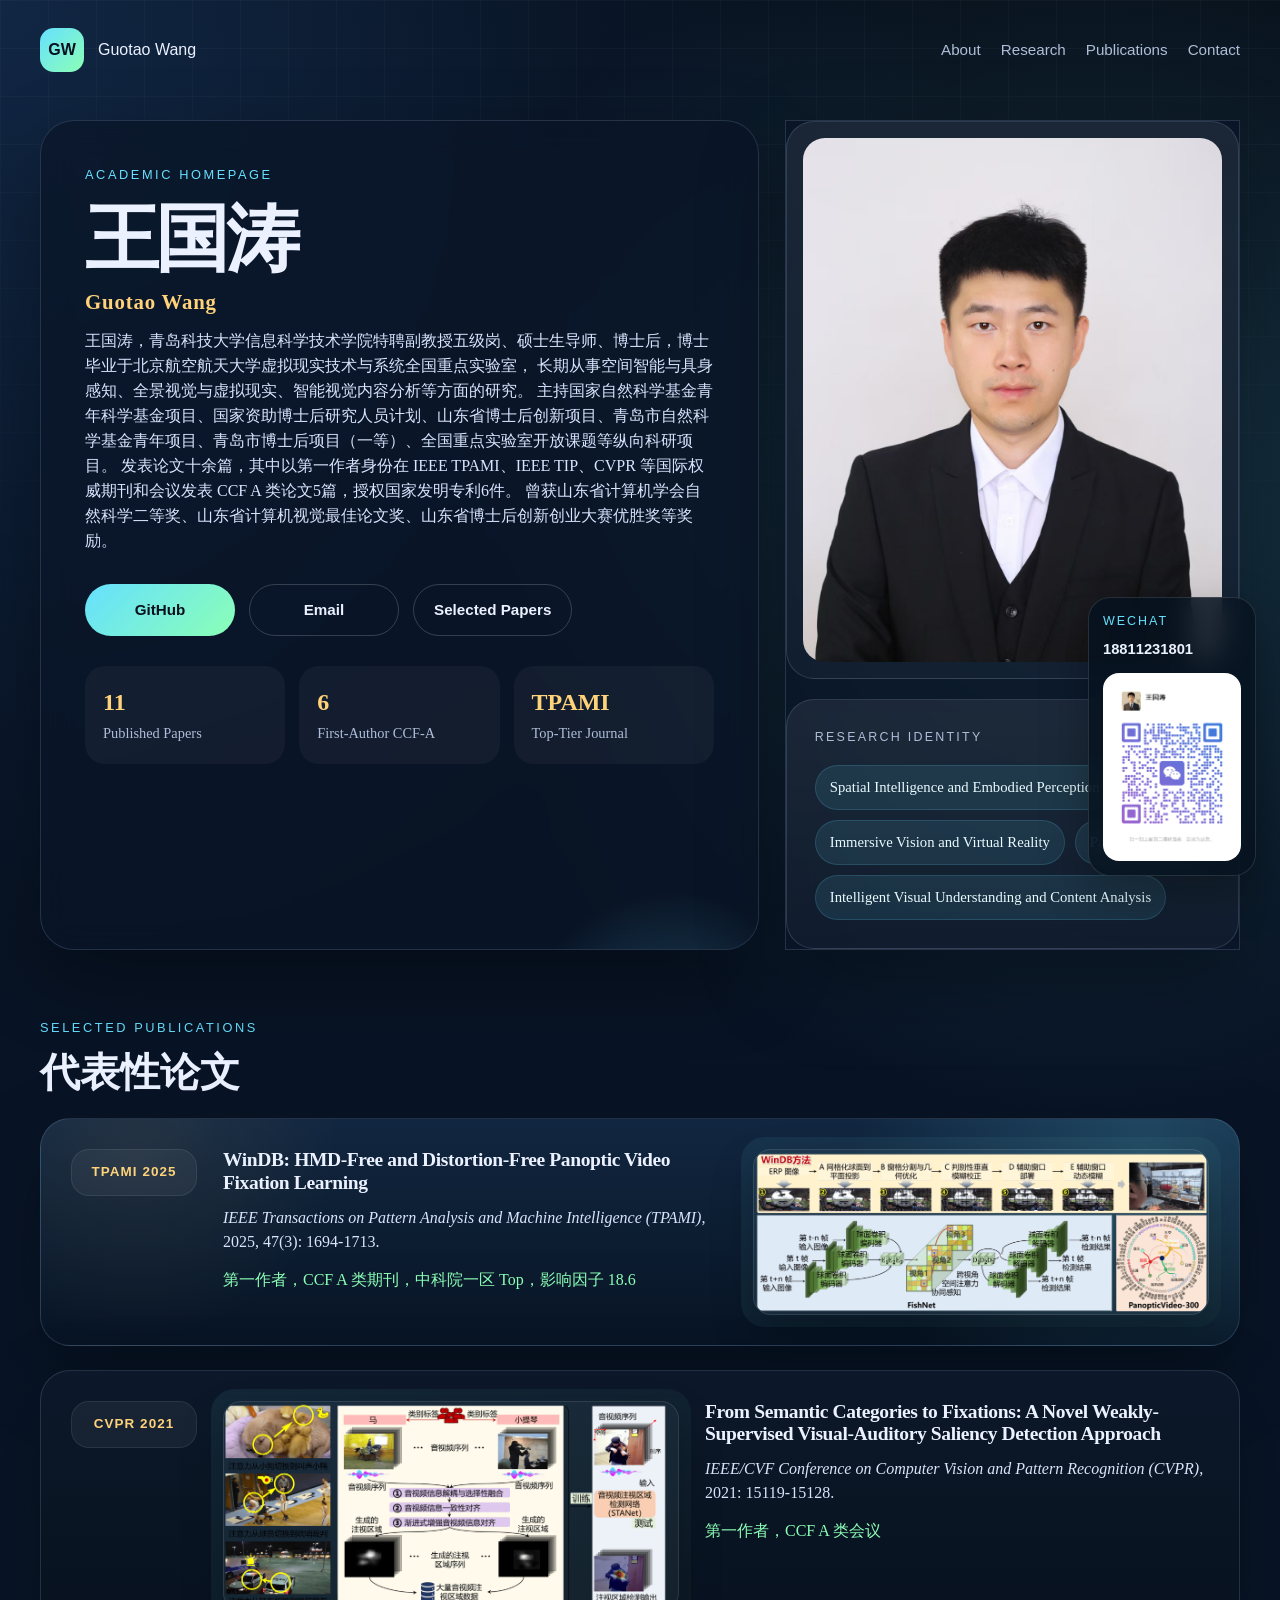
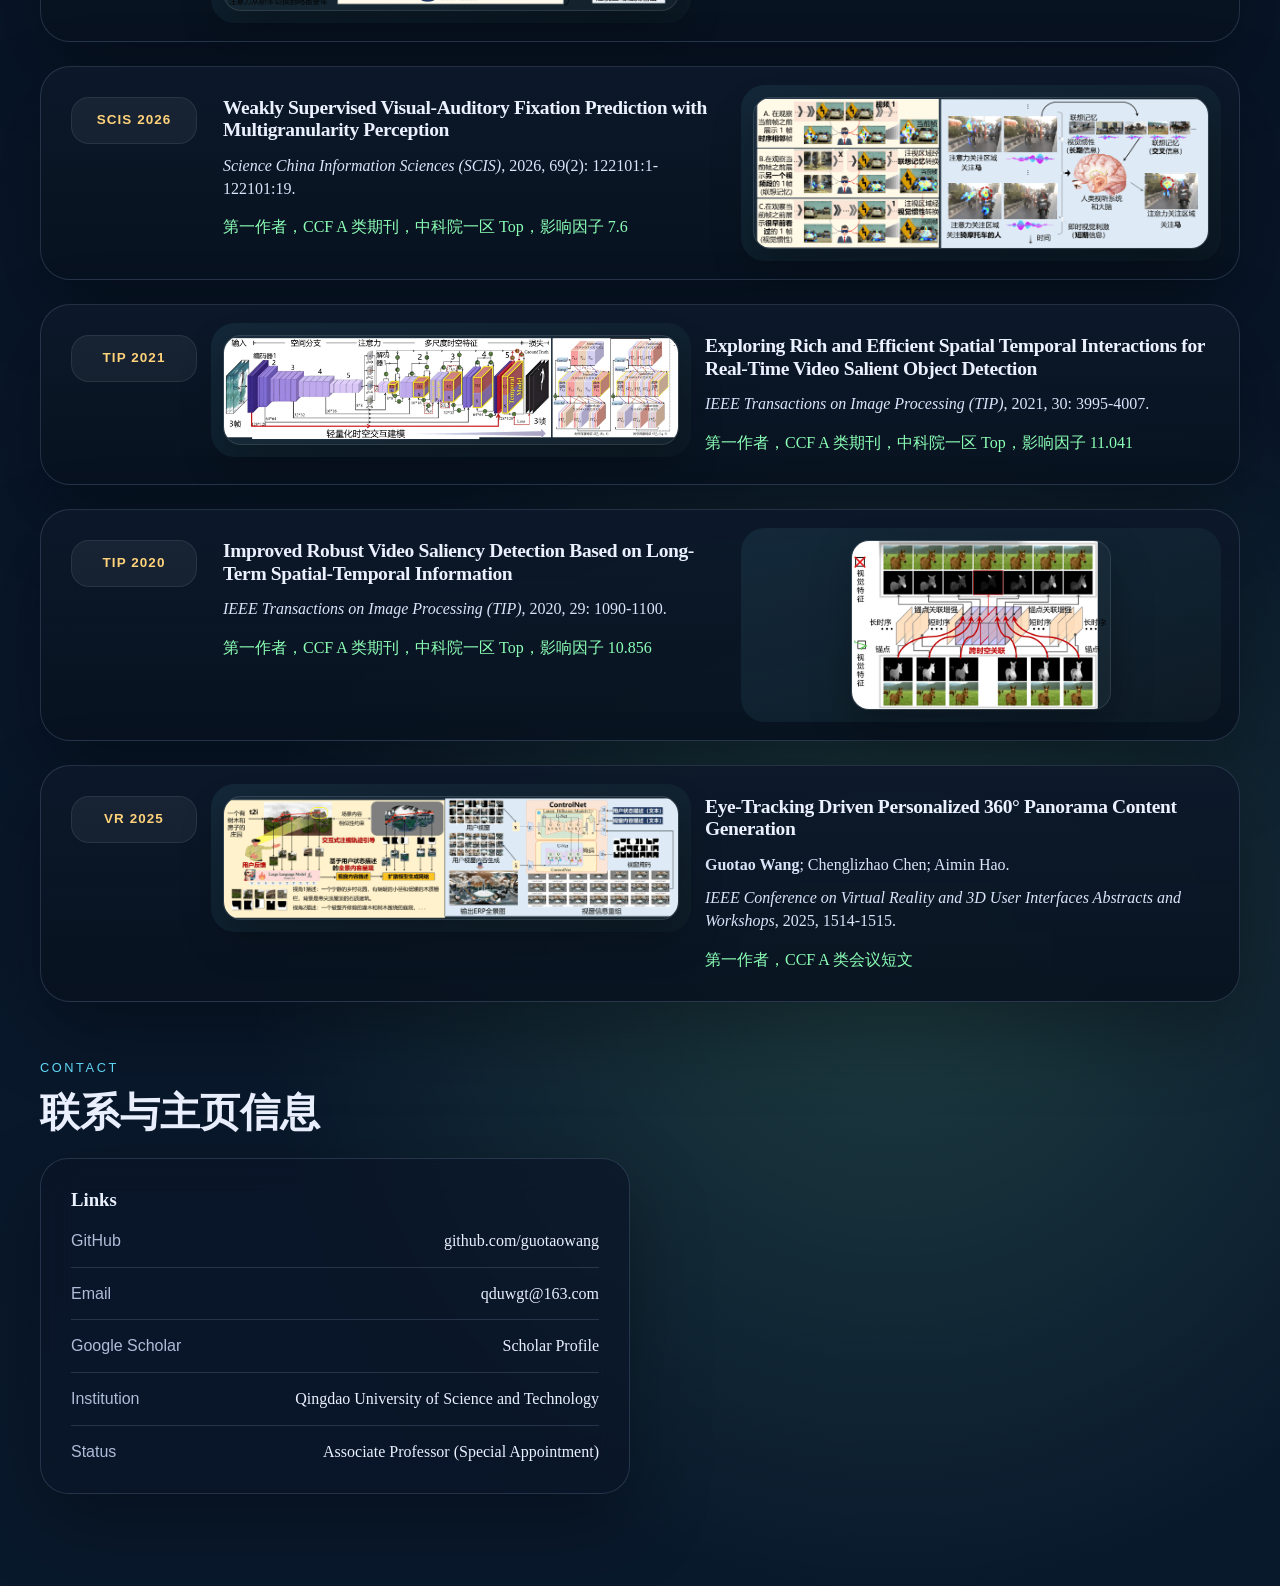
<file: index.html>
<!DOCTYPE html>
<html lang="zh-CN">
<head>
  <meta charset="UTF-8" />
  <meta name="viewport" content="width=device-width, initial-scale=1.0" />
  <title>Guotao Wang | Academic Homepage</title>
  <meta
    name="description"
    content="Guotao Wang academic homepage: 
    Spatial Intelligence and Embodied Perception, Immersive Vision and Virtual Reality, Intelligent Visual Understanding and Content Analysis."
  />
  <link rel="preconnect" href="https://fonts.googleapis.com" />
  <link rel="stylesheet" href="./style.css" />
</head>
<body>
  <div class="page-shell">
    <header class="hero">
      <nav class="topbar">
        <div class="brand">
          <span class="brand-mark">GW</span>
          <span class="brand-text">Guotao Wang</span>
        </div>
        <div class="nav-links">
          <a href="#about">About</a>
          <a href="#research">Research</a>
          <a href="#publications">Publications</a>
          <a href="#contact">Contact</a>
        </div>
      </nav>

      <div class="hero-grid">
        <section class="hero-copy">
          <p class="eyebrow">Academic Homepage</p>
          <h1>
            王国涛
            <span>Guotao Wang</span>
          </h1>
          <p class="lead">
            王国涛，青岛科技大学信息科学技术学院特聘副教授五级岗、硕士生导师、博士后，博士毕业于北京航空航天大学虚拟现实技术与系统全国重点实验室，
            长期从事空间智能与具身感知、全景视觉与虚拟现实、智能视觉内容分析等方面的研究。
            主持国家自然科学基金青年科学基金项目、国家资助博士后研究人员计划、山东省博士后创新项目、青岛市自然科学基金青年项目、青岛市博士后项目（一等）、全国重点实验室开放课题等纵向科研项目。
            发表论文十余篇，其中以第一作者身份在 IEEE TPAMI、IEEE TIP、CVPR 等国际权威期刊和会议发表 CCF A 类论文5篇，授权国家发明专利6件。
            曾获山东省计算机学会自然科学二等奖、山东省计算机视觉最佳论文奖、山东省博士后创新创业大赛优胜奖等奖励。
          </p>

          <div class="hero-actions">
            <a class="button primary" href="https://github.com/guotaowang" target="_blank" rel="noreferrer">GitHub</a>
            <a class="button secondary" href="mailto:qduwgt@163.com">Email</a>
            <a class="button secondary" href="#publications">Selected Papers</a>
          </div>

          <ul class="hero-metrics">
            <li>
              <strong>11</strong>
              <span>Published Papers</span>
            </li>
            <li>
              <strong>6</strong>
              <span>First-Author CCF-A</span>
            </li>
            <li>
              <strong>TPAMI</strong>
              <span>Top-Tier Journal</span>
            </li>
          </ul>
        </section>

        <aside class="hero-panel">
          <div class="panel-card portrait-card">
            <img class="portrait" src="./assets/avatar.jpg" alt="Portrait of Guotao Wang" />
          </div>

          <div class="panel-card glass">
            <p class="panel-label">Research Identity</p>
            <ul class="tag-list">
              <li>Spatial Intelligence and Embodied Perception</li>
              <li>Immersive Vision and Virtual Reality</li>
              <li>Panoramic Vision</li>
              <li>Intelligent Visual Understanding and Content Analysis</li>
            </ul>
          </div>
        </aside>
      </div>
    </header>

    <main>
      <section class="section" id="publications">
        <div class="section-heading">
          <p class="section-kicker">Selected Publications</p>
          <h2>代表性论文</h2>
        </div>

        <div class="pub-list">
          <article class="publication featured">
            <div class="pub-badge">TPAMI 2025</div>
            <div class="pub-layout">
              <div class="pub-body">
                <h3>WinDB: HMD-Free and Distortion-Free Panoptic Video Fixation Learning</h3>
                <p class="venue"><em>IEEE Transactions on Pattern Analysis and Machine Intelligence (TPAMI)</em>, 2025, 47(3): 1694-1713.</p>
                <p class="notes">第一作者，CCF A 类期刊，中科院一区 Top，影响因子 18.6</p>
              </div>
              <div class="pub-media">
                <img class="paper-figure" src="./assets/papers/tpami-2025.png" alt="TPAMI 2025 paper figure" />
              </div>
            </div>
          </article>

          <article class="publication">
            <div class="pub-badge">CVPR 2021</div>
            <div class="pub-layout">
              <div class="pub-body">
                <h3>From Semantic Categories to Fixations: A Novel Weakly-Supervised Visual-Auditory Saliency Detection Approach</h3>
                <p class="venue"><em>IEEE/CVF Conference on Computer Vision and Pattern Recognition (CVPR)</em>, 2021: 15119-15128.</p>
                <p class="notes">第一作者，CCF A 类会议</p>
              </div>
              <div class="pub-media">
                <img class="paper-figure" src="./assets/papers/cvpr-2021.png" alt="CVPR 2021 paper figure" />
              </div>
            </div>
          </article>

          <article class="publication">
            <div class="pub-badge">SCIS 2026</div>
            <div class="pub-layout">
              <div class="pub-body">
                <h3>Weakly Supervised Visual-Auditory Fixation Prediction with Multigranularity Perception</h3>
                <p class="venue"><em>Science China Information Sciences (SCIS)</em>, 2026, 69(2): 122101:1-122101:19.</p>
                <p class="notes">第一作者，CCF A 类期刊，中科院一区 Top，影响因子 7.6</p>
              </div>
              <div class="pub-media">
                <img class="paper-figure" src="./assets/papers/scis-2026.png" alt="SCIS 2026 paper figure" />
              </div>
            </div>
          </article>

          <article class="publication">
            <div class="pub-badge">TIP 2021</div>
            <div class="pub-layout">
              <div class="pub-body">
                <h3>Exploring Rich and Efficient Spatial Temporal Interactions for Real-Time Video Salient Object Detection</h3>
                <p class="venue"><em>IEEE Transactions on Image Processing (TIP)</em>, 2021, 30: 3995-4007.</p>
                <p class="notes">第一作者，CCF A 类期刊，中科院一区 Top，影响因子 11.041</p>
              </div>
              <div class="pub-media">
                <img class="paper-figure" src="./assets/papers/tip-2021.png" alt="TIP 2021 paper figure" />
              </div>
            </div>
          </article>

          <article class="publication">
            <div class="pub-badge">TIP 2020</div>
            <div class="pub-layout">
              <div class="pub-body">
                <h3>Improved Robust Video Saliency Detection Based on Long-Term Spatial-Temporal Information</h3>
                <p class="venue"><em>IEEE Transactions on Image Processing (TIP)</em>, 2020, 29: 1090-1100.</p>
                <p class="notes">第一作者，CCF A 类期刊，中科院一区 Top，影响因子 10.856</p>
              </div>
              <div class="pub-media pub-media--narrow">
                <img class="paper-figure paper-figure--half" src="./assets/papers/tip-2020.png" alt="TIP 2020 paper figure" />
              </div>
            </div>
          </article>

          <article class="publication">
            <div class="pub-badge">VR 2025</div>
            <div class="pub-layout">
              <div class="pub-body">
                <h3>Eye-Tracking Driven Personalized 360° Panorama Content Generation</h3>
                <p class="authors"><strong>Guotao Wang</strong>; Chenglizhao Chen; Aimin Hao.</p>
                <p class="venue"><em>IEEE Conference on Virtual Reality and 3D User Interfaces Abstracts and Workshops</em>, 2025, 1514-1515.</p>
                <p class="notes">第一作者，CCF A 类会议短文</p>
              </div>
              <div class="pub-media">
                <img class="paper-figure" src="./assets/papers/vr-2025.png" alt="VR 2025 paper figure" />
              </div>
            </div>
          </article>
        </div>
      </section>

      <section class="section contact-section" id="contact">
        <div class="section-heading">
          <p class="section-kicker">Contact</p>
          <h2>联系与主页信息</h2>
        </div>
        <div class="content-grid two-columns">
          <div class="card">
            <h3>Links</h3>
            <ul class="contact-list">
              <li><span>GitHub</span><a href="https://github.com/guotaowang" target="_blank" rel="noreferrer">github.com/guotaowang</a></li>
              <li><span>Email</span><a href="mailto:qduwgt@163.com">qduwgt@163.com</a></li>
              <li><span>Google Scholar</span><a href="https://scholar.google.com/citations?user=eJIysC8AAAAJ&hl=zh-CN" target="_blank" rel="noreferrer">Scholar Profile</a></li>
              <li><span>Institution</span><span>Qingdao University of Science and Technology</span></li>
              <li><span>Status</span><span>Associate Professor (Special Appointment)</span></li>
            </ul>
          </div>
        </div>
      </section>
    </main>

    <aside class="wechat-float-card">
      <p class="wechat-label">WeChat</p>
      <p class="wechat-id">18811231801</p>
      <img class="wechat-qr" src="./assets/wechat-qr.png" alt="WeChat QR code for Guotao Wang" />
    </aside>
  </div>
</body>
</html>
</file>
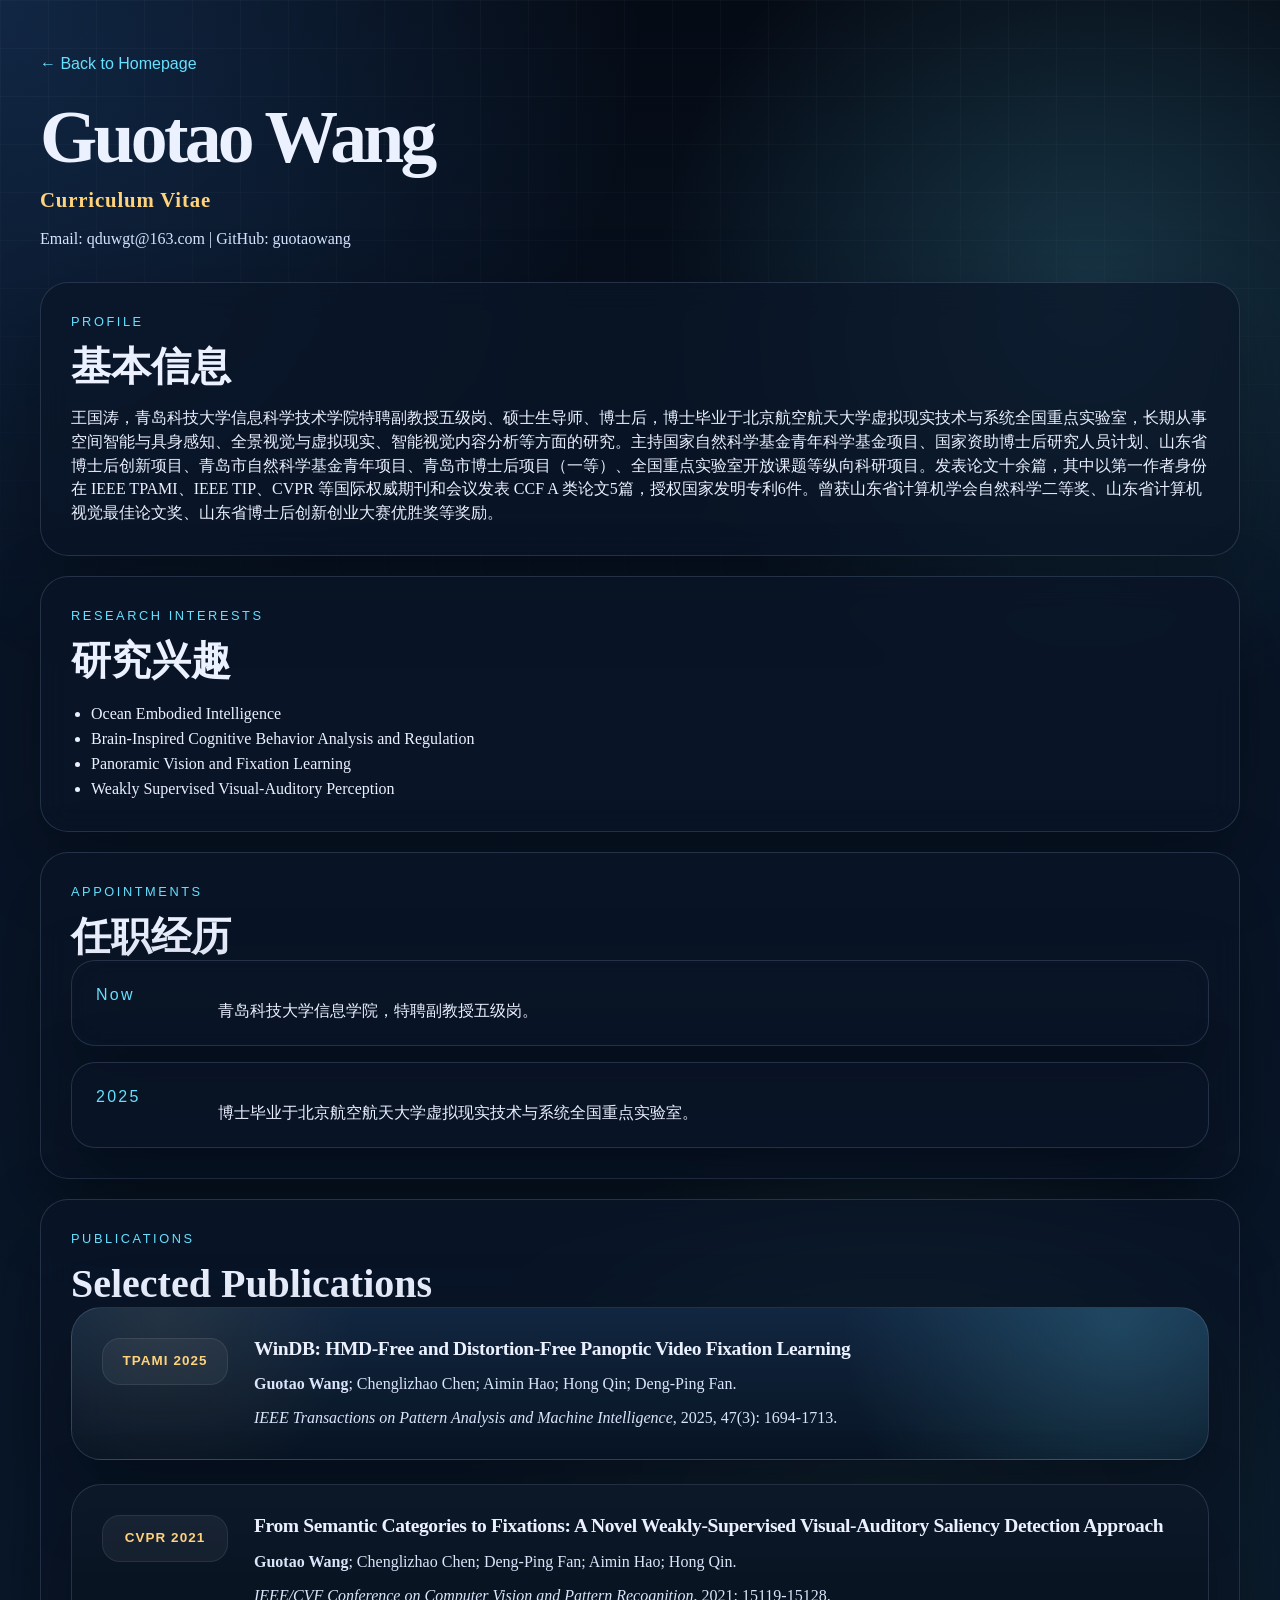
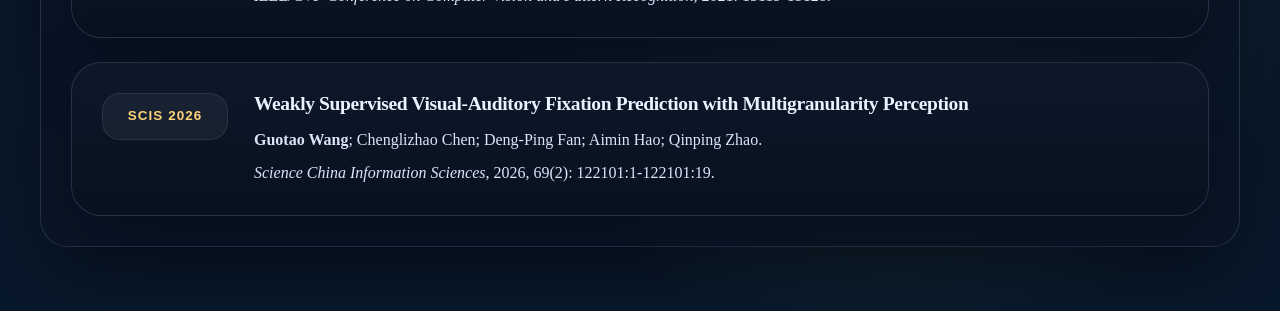
<file: cv.html>
<!DOCTYPE html>
<html lang="zh-CN">
<head>
  <meta charset="UTF-8" />
  <meta name="viewport" content="width=device-width, initial-scale=1.0" />
  <title>Guotao Wang | CV</title>
  <meta name="description" content="Curriculum Vitae of Guotao Wang." />
  <link rel="stylesheet" href="./style.css" />
</head>
<body>
  <div class="page-shell cv-shell">
    <header class="cv-header">
      <a class="back-link" href="./index.html">← Back to Homepage</a>
      <h1>Guotao Wang <span>Curriculum Vitae</span></h1>
      <p class="lead">
        Email: <a href="mailto:qduwgt@163.com">qduwgt@163.com</a> |
        GitHub: <a href="https://github.com/guotaowang" target="_blank" rel="noreferrer">guotaowang</a>
      </p>
    </header>

    <main class="cv-layout">
      <section class="card">
        <p class="section-kicker">Profile</p>
        <h2>基本信息</h2>
        <p>
          王国涛，青岛科技大学信息科学技术学院特聘副教授五级岗、硕士生导师、博士后，博士毕业于北京航空航天大学虚拟现实技术与系统全国重点实验室，长期从事空间智能与具身感知、全景视觉与虚拟现实、智能视觉内容分析等方面的研究。主持国家自然科学基金青年科学基金项目、国家资助博士后研究人员计划、山东省博士后创新项目、青岛市自然科学基金青年项目、青岛市博士后项目（一等）、全国重点实验室开放课题等纵向科研项目。发表论文十余篇，其中以第一作者身份在 IEEE TPAMI、IEEE TIP、CVPR 等国际权威期刊和会议发表 CCF A 类论文5篇，授权国家发明专利6件。曾获山东省计算机学会自然科学二等奖、山东省计算机视觉最佳论文奖、山东省博士后创新创业大赛优胜奖等奖励。
        </p>
      </section>

      <section class="card">
        <p class="section-kicker">Research Interests</p>
        <h2>研究兴趣</h2>
        <ul class="focus-list">
          <li>Ocean Embodied Intelligence</li>
          <li>Brain-Inspired Cognitive Behavior Analysis and Regulation</li>
          <li>Panoramic Vision and Fixation Learning</li>
          <li>Weakly Supervised Visual-Auditory Perception</li>
        </ul>
      </section>

      <section class="card">
        <p class="section-kicker">Appointments</p>
        <h2>任职经历</h2>
        <div class="timeline">
          <div class="timeline-item">
            <span class="timeline-year">Now</span>
            <p>青岛科技大学信息学院，特聘副教授五级岗。</p>
          </div>
          <div class="timeline-item">
            <span class="timeline-year">2025</span>
            <p>博士毕业于北京航空航天大学虚拟现实技术与系统全国重点实验室。</p>
          </div>
        </div>
      </section>

      <section class="card">
        <p class="section-kicker">Publications</p>
        <h2>Selected Publications</h2>
        <div class="pub-list">
          <article class="publication featured">
            <div class="pub-badge">TPAMI 2025</div>
            <div>
              <h3>WinDB: HMD-Free and Distortion-Free Panoptic Video Fixation Learning</h3>
              <p class="authors"><strong>Guotao Wang</strong>; Chenglizhao Chen; Aimin Hao; Hong Qin; Deng-Ping Fan.</p>
              <p class="venue"><em>IEEE Transactions on Pattern Analysis and Machine Intelligence</em>, 2025, 47(3): 1694-1713.</p>
            </div>
          </article>
          <article class="publication">
            <div class="pub-badge">CVPR 2021</div>
            <div>
              <h3>From Semantic Categories to Fixations: A Novel Weakly-Supervised Visual-Auditory Saliency Detection Approach</h3>
              <p class="authors"><strong>Guotao Wang</strong>; Chenglizhao Chen; Deng-Ping Fan; Aimin Hao; Hong Qin.</p>
              <p class="venue"><em>IEEE/CVF Conference on Computer Vision and Pattern Recognition</em>, 2021: 15119-15128.</p>
            </div>
          </article>
          <article class="publication">
            <div class="pub-badge">SCIS 2026</div>
            <div>
              <h3>Weakly Supervised Visual-Auditory Fixation Prediction with Multigranularity Perception</h3>
              <p class="authors"><strong>Guotao Wang</strong>; Chenglizhao Chen; Deng-Ping Fan; Aimin Hao; Qinping Zhao.</p>
              <p class="venue"><em>Science China Information Sciences</em>, 2026, 69(2): 122101:1-122101:19.</p>
            </div>
          </article>
        </div>
      </section>
    </main>
  </div>
</body>
</html>
</file>
<file: style.css>
:root {
  --bg: #07111f;
  --bg-soft: #0d1d31;
  --panel: rgba(10, 22, 40, 0.72);
  --panel-strong: #11233a;
  --text: #ebf1ff;
  --muted: #aebdd8;
  --line: rgba(181, 205, 245, 0.16);
  --accent: #66e0ff;
  --accent-strong: #8bffb6;
  --accent-warm: #ffd37a;
  --shadow: 0 30px 80px rgba(0, 0, 0, 0.32);
}

* {
  box-sizing: border-box;
}

html {
  scroll-behavior: smooth;
}

body {
  margin: 0;
  color: var(--text);
  background:
    radial-gradient(circle at top left, rgba(64, 149, 255, 0.2), transparent 28%),
    radial-gradient(circle at 85% 15%, rgba(102, 224, 255, 0.18), transparent 22%),
    radial-gradient(circle at 70% 80%, rgba(139, 255, 182, 0.16), transparent 24%),
    linear-gradient(180deg, #050b15 0%, #081426 35%, #09192c 100%);
  font-family: "Iowan Old Style", "Palatino Linotype", "Noto Serif SC", "Source Han Serif SC", "Songti SC", serif;
  line-height: 1.56;
}

body::before {
  content: "";
  position: fixed;
  inset: 0;
  pointer-events: none;
  background-image:
    linear-gradient(rgba(255, 255, 255, 0.04) 1px, transparent 1px),
    linear-gradient(90deg, rgba(255, 255, 255, 0.04) 1px, transparent 1px);
  background-size: 48px 48px;
  mask-image: linear-gradient(180deg, rgba(255, 255, 255, 0.75), transparent 85%);
}

a {
  color: inherit;
  text-decoration: none;
}

.page-shell {
  width: min(1200px, calc(100% - 40px));
  margin: 0 auto;
  padding-bottom: 64px;
}

.hero {
  padding: 28px 0 40px;
}

.topbar {
  display: flex;
  align-items: center;
  justify-content: space-between;
  gap: 24px;
  margin-bottom: 48px;
}

.brand {
  display: inline-flex;
  align-items: center;
  gap: 14px;
  font-family: "Avenir Next", "Segoe UI Variable", "PingFang SC", "Hiragino Sans GB", "Microsoft YaHei", sans-serif;
}

.brand-mark {
  width: 44px;
  height: 44px;
  display: grid;
  place-items: center;
  border-radius: 14px;
  background: linear-gradient(135deg, var(--accent), var(--accent-strong));
  color: #04101f;
  font-weight: 800;
}

.brand-text,
.nav-links,
.button,
.eyebrow,
.section-kicker,
.pub-badge,
.panel-label,
.card-index,
.timeline-year,
.contact-list span:first-child {
  font-family: "Avenir Next", "Segoe UI Variable", "PingFang SC", "Hiragino Sans GB", "Microsoft YaHei", sans-serif;
}

.nav-links {
  display: flex;
  flex-wrap: wrap;
  gap: 20px;
  color: var(--muted);
  font-size: 0.95rem;
}

.nav-links a:hover {
  color: var(--text);
}

.hero-grid {
  display: grid;
  grid-template-columns: 1.5fr 0.95fr;
  gap: 26px;
  align-items: stretch;
}

.hero-copy,
.hero-panel,
.card,
.research-card,
.publication,
.timeline-item {
  position: relative;
  border: 1px solid var(--line);
  background: var(--panel);
  backdrop-filter: blur(16px);
  box-shadow: var(--shadow);
}

.hero-copy {
  padding: 44px;
  border-radius: 34px;
  overflow: hidden;
}

.hero-copy::after {
  content: "";
  position: absolute;
  inset: auto -10% -30% auto;
  width: 320px;
  height: 320px;
  border-radius: 50%;
  background: radial-gradient(circle, rgba(102, 224, 255, 0.24), transparent 65%);
}

.eyebrow,
.section-kicker {
  margin: 0 0 12px;
  text-transform: uppercase;
  letter-spacing: 0.2em;
  color: var(--accent);
  font-size: 0.8rem;
}

h1,
h2,
h3 {
  margin: 0;
  line-height: 1.15;
}

h1 {
  font-size: clamp(2.6rem, 6vw, 4.6rem);
  letter-spacing: -0.05em;
  margin-bottom: 16px;
}

h1 span {
  display: block;
  font-size: clamp(1.02rem, 1.7vw, 1.3rem);
  letter-spacing: 0.04em;
  color: var(--accent-warm);
  margin-top: 8px;
}

.lead {
  max-width: 720px;
  font-size: 1rem;
  color: #d9e5ff;
}

.hero-actions {
  display: flex;
  gap: 14px;
  margin: 30px 0;
  flex-wrap: wrap;
}

.button {
  display: inline-flex;
  align-items: center;
  justify-content: center;
  min-width: 150px;
  padding: 13px 20px;
  border-radius: 999px;
  font-size: 0.95rem;
  font-weight: 700;
  transition: transform 0.2s ease, background 0.2s ease;
}

.button:hover {
  transform: translateY(-2px);
}

.button.primary {
  background: linear-gradient(135deg, var(--accent), var(--accent-strong));
  color: #06111d;
}

.button.secondary {
  border: 1px solid rgba(255, 255, 255, 0.18);
  color: var(--text);
}

.hero-metrics {
  list-style: none;
  padding: 0;
  margin: 0;
  display: grid;
  grid-template-columns: repeat(3, minmax(0, 1fr));
  gap: 14px;
}

.hero-metrics li {
  padding: 18px;
  border-radius: 20px;
  background: rgba(255, 255, 255, 0.04);
}

.hero-metrics strong {
  display: block;
  font-size: 1.5rem;
  color: var(--accent-warm);
}

.hero-metrics span {
  color: var(--muted);
  font-size: 0.9rem;
}

.hero-panel {
  display: grid;
  gap: 20px;
}

.panel-card {
  border-radius: 28px;
  padding: 28px;
  border: 1px solid var(--line);
  background: linear-gradient(180deg, rgba(255,255,255,0.07), rgba(255,255,255,0.03));
  min-height: 220px;
}

.portrait-card {
  padding: 16px;
  min-height: 0;
}

.portrait {
  display: block;
  width: 100%;
  aspect-ratio: 4 / 5;
  object-fit: cover;
  object-position: center 20%;
  border-radius: 22px;
}

.panel-label {
  margin: 0 0 18px;
  color: var(--muted);
  text-transform: uppercase;
  letter-spacing: 0.18em;
  font-size: 0.78rem;
}

.tag-list {
  list-style: none;
  padding: 0;
  margin: 0;
  display: flex;
  flex-wrap: wrap;
  gap: 10px;
}

.tag-list li {
  padding: 10px 14px;
  border-radius: 999px;
  background: rgba(102, 224, 255, 0.1);
  border: 1px solid rgba(102, 224, 255, 0.16);
  color: #e9fbff;
  font-size: 0.92rem;
}

.statement {
  display: flex;
  flex-direction: column;
  justify-content: center;
}

.quote-mark {
  margin: 0;
  color: var(--accent-warm);
  font-size: 4rem;
  line-height: 1;
}

.statement p:last-child {
  font-size: 1.2rem;
  margin: 0;
}

.section {
  padding: 28px 0;
}

.section-heading {
  margin-bottom: 22px;
}

h2 {
  font-size: clamp(1.78rem, 3.2vw, 2.5rem);
}

.content-grid.two-columns,
.research-grid {
  display: grid;
  gap: 20px;
}

.content-grid.two-columns {
  grid-template-columns: repeat(2, minmax(0, 1fr));
}

.card {
  padding: 30px;
  border-radius: 28px;
}

.card p:last-child,
.research-card p:last-child,
.publication p:last-child {
  margin-bottom: 0;
}

.card.emphasis {
  background:
    radial-gradient(circle at top right, rgba(255, 211, 122, 0.18), transparent 30%),
    linear-gradient(180deg, rgba(14, 30, 50, 0.96), rgba(10, 20, 35, 0.92));
}

.focus-list {
  margin: 18px 0 0;
  padding-left: 20px;
}

.research-grid {
  grid-template-columns: repeat(2, minmax(0, 1fr));
}

.research-card {
  border-radius: 28px;
  padding: 28px;
  min-height: 220px;
}

.card-index {
  display: inline-block;
  margin-bottom: 24px;
  color: var(--accent);
  font-size: 0.85rem;
  letter-spacing: 0.2em;
}

.research-card h3 {
  margin-bottom: 14px;
  font-size: 1.2rem;
}

.pub-list {
  display: grid;
  gap: 24px;
}

.publication {
  display: grid;
  grid-template-columns: 126px 1fr;
  gap: 26px;
  padding: 30px;
  border-radius: 30px;
  align-items: start;
  background:
    linear-gradient(180deg, rgba(13, 25, 42, 0.94), rgba(8, 18, 31, 0.92));
}

.publication.featured {
  background:
    radial-gradient(circle at 92% 12%, rgba(102, 224, 255, 0.18), transparent 26%),
    radial-gradient(circle at 8% 8%, rgba(255, 211, 122, 0.08), transparent 18%),
    linear-gradient(180deg, rgba(18, 40, 66, 0.96), rgba(8, 20, 36, 0.94));
}

.pub-badge {
  align-self: start;
  display: inline-flex;
  justify-content: center;
  padding: 12px 14px;
  border-radius: 18px;
  background: rgba(255,255,255,0.05);
  border: 1px solid rgba(255,255,255,0.08);
  color: var(--accent-warm);
  font-size: 0.84rem;
  font-weight: 700;
  letter-spacing: 0.08em;
}

.pub-layout {
  display: grid;
  grid-template-columns: minmax(0, 1.05fr) minmax(320px, 0.95fr);
  gap: 26px;
  align-items: start;
}

.pub-body {
  display: flex;
  flex-direction: column;
  justify-content: center;
}

.publication h3 {
  margin-bottom: 12px;
  font-size: 1.22rem;
  letter-spacing: -0.02em;
}

.pub-media {
  position: relative;
}

.pub-media--narrow {
  display: flex;
  justify-content: center;
  align-items: flex-start;
}

.pub-media::before {
  content: "";
  position: absolute;
  inset: -12px;
  border-radius: 24px;
  background: linear-gradient(135deg, rgba(102, 224, 255, 0.08), rgba(139, 255, 182, 0.03));
  z-index: 0;
}

.paper-figure {
  display: block;
  width: 100%;
  position: relative;
  z-index: 1;
  border-radius: 18px;
  border: 1px solid rgba(255, 255, 255, 0.1);
  background: rgba(255, 255, 255, 0.03);
  box-shadow: 0 18px 42px rgba(0, 0, 0, 0.26);
}

.paper-figure--half {
  width: 50%;
  min-width: 260px;
}

.authors,
.venue {
  color: #dae5fc;
  margin: 0 0 10px;
  line-height: 1.46;
}

.notes {
  color: var(--accent-strong);
  margin: 6px 0 0;
  line-height: 1.42;
}

.publication:nth-child(even) .pub-layout {
  grid-template-columns: minmax(320px, 0.95fr) minmax(0, 1.05fr);
}

.publication:nth-child(even) .pub-media {
  order: 1;
}

.publication:nth-child(even) .pub-body {
  order: 2;
}

.timeline {
  display: grid;
  gap: 16px;
}

.timeline-item {
  display: grid;
  grid-template-columns: 100px 1fr;
  gap: 22px;
  align-items: start;
  border-radius: 24px;
  padding: 22px 24px;
}

.timeline-item p,
.card p,
.research-card p,
.contact-list li {
  line-height: 1.48;
}

.timeline-year {
  color: var(--accent);
  font-size: 1rem;
  letter-spacing: 0.14em;
}

.contact-list {
  list-style: none;
  margin: 18px 0 0;
  padding: 0;
  display: grid;
  gap: 14px;
}

.contact-list li {
  display: flex;
  flex-wrap: wrap;
  justify-content: space-between;
  gap: 10px 18px;
  padding-bottom: 14px;
  border-bottom: 1px solid var(--line);
}

.contact-list li:last-child {
  border-bottom: 0;
  padding-bottom: 0;
}

.contact-list span:first-child {
  color: var(--muted);
  min-width: 110px;
}

.tip-card code {
  color: var(--accent-warm);
  font-family: "Consolas", "SFMono-Regular", "Courier New", monospace;
}

.wechat-float-card {
  position: fixed;
  right: 24px;
  bottom: 24px;
  width: 168px;
  padding: 14px;
  border-radius: 22px;
  background: rgba(7, 18, 32, 0.84);
  border: 1px solid rgba(255, 255, 255, 0.12);
  backdrop-filter: blur(14px);
  box-shadow: 0 18px 48px rgba(0, 0, 0, 0.28);
  z-index: 20;
}

.wechat-label,
.wechat-id {
  margin: 0;
  font-family: "Avenir Next", "Segoe UI Variable", "PingFang SC", "Hiragino Sans GB", "Microsoft YaHei", sans-serif;
}

.wechat-label {
  color: var(--accent);
  font-size: 0.78rem;
  letter-spacing: 0.16em;
  text-transform: uppercase;
}

.wechat-id {
  margin-top: 6px;
  margin-bottom: 12px;
  color: var(--text);
  font-size: 0.92rem;
  font-weight: 700;
}

.wechat-qr {
  display: block;
  width: 100%;
  border-radius: 16px;
  background: white;
}

.cv-shell {
  padding-top: 28px;
}

.cv-header {
  padding: 24px 0 14px;
}

.back-link {
  display: inline-block;
  margin-bottom: 18px;
  color: var(--accent);
  font-family: "Avenir Next", "Segoe UI Variable", "PingFang SC", "Hiragino Sans GB", "Microsoft YaHei", sans-serif;
}

.cv-layout {
  display: grid;
  gap: 20px;
}

@media (max-width: 980px) {
  .hero-grid,
  .content-grid.two-columns,
  .research-grid,
  .timeline-item {
    grid-template-columns: 1fr;
  }

  .hero-copy {
    padding: 30px;
  }

  .publication,
  .pub-layout,
  .publication:nth-child(even) .pub-layout {
    grid-template-columns: 1fr;
  }

  .publication:nth-child(even) .pub-media,
  .publication:nth-child(even) .pub-body {
    order: initial;
  }
}

@media (max-width: 720px) {
  .page-shell {
    width: min(100% - 24px, 1200px);
  }

  .topbar {
    flex-direction: column;
    align-items: flex-start;
    margin-bottom: 28px;
  }

  .nav-links {
    gap: 12px 16px;
  }

  .hero-metrics {
    grid-template-columns: 1fr;
  }

  .card,
  .research-card,
  .publication,
  .panel-card,
  .timeline-item {
    padding: 22px;
    border-radius: 22px;
  }

  h1 {
    font-size: 2.2rem;
  }

}
</file>
